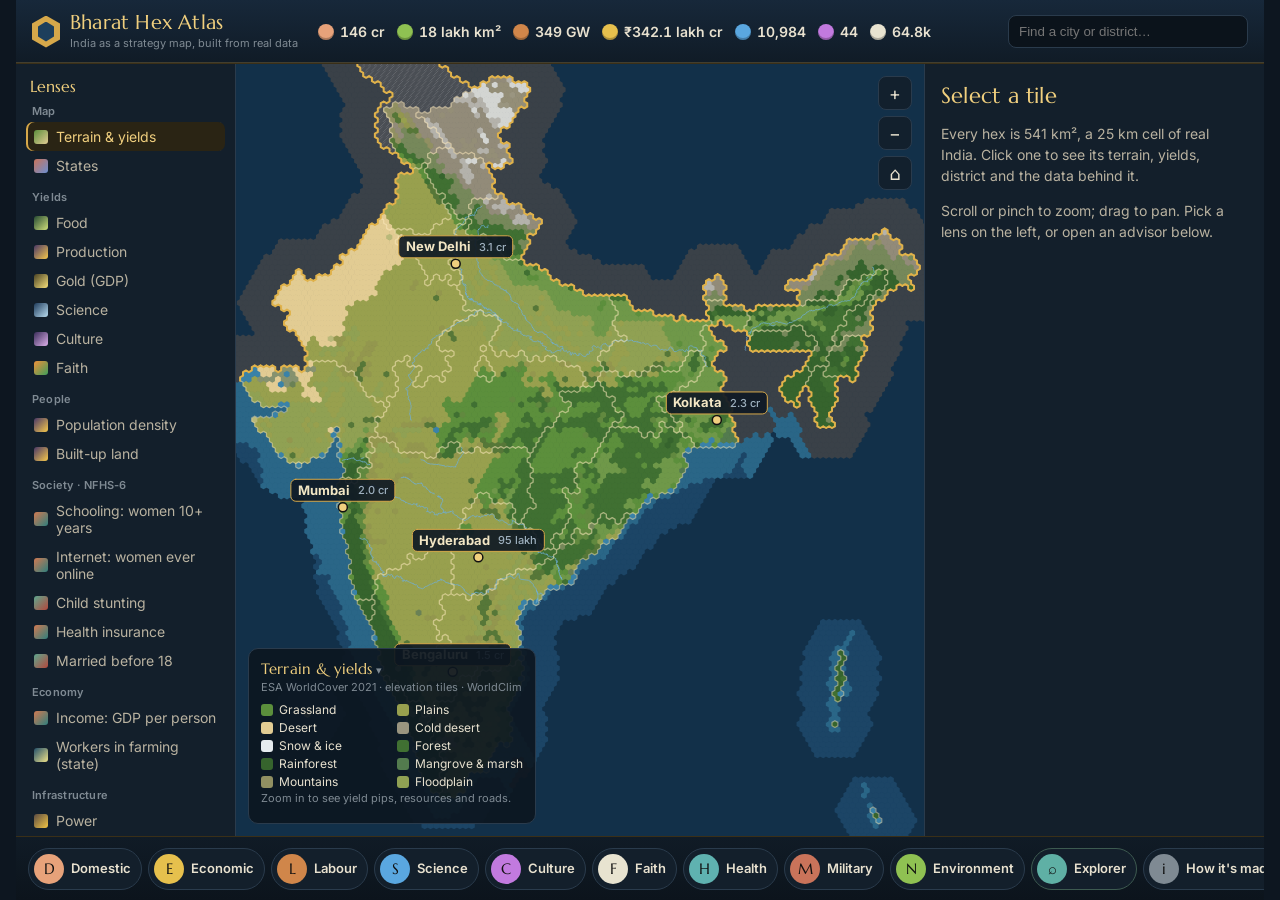
<file: web/index.html>
<!doctype html>
<html lang="en">
<head>
<meta charset="utf-8">
<meta name="viewport" content="width=device-width, initial-scale=1">
<title>Bharat Hex Atlas</title>
<meta name="description" content="India as a strategy-game map, built from real public data: 2025 population, NFHS-6, GSDP 2024-25, PLFS 2025, OpenStreetMap, UNESCO, IBTrACS and more.">
<link rel="preconnect" href="https://fonts.googleapis.com">
<link rel="preconnect" href="https://fonts.gstatic.com" crossorigin>
<link href="https://fonts.googleapis.com/css2?family=Marcellus&family=Inter:wght@400;500;600;700&display=swap" rel="stylesheet">
<link rel="stylesheet" href="style.css">
</head>
<body>
<div id="app">
  <header id="topbar">
    <div class="brand">
      <span class="brand-mark" aria-hidden="true"></span>
      <div>
        <h1>Bharat Hex Atlas</h1>
        <p>India as a strategy map, built from real data</p>
      </div>
    </div>
    <div id="yields" class="yields" aria-label="National yields"></div>
    <div class="search">
      <input id="search" type="search" placeholder="Find a city or district…" autocomplete="off" aria-label="Search cities and districts">
      <ul id="search-results" role="listbox"></ul>
    </div>
  </header>

  <aside id="lenses" aria-label="Map lenses">
    <div class="panel-title">Lenses</div>
    <div id="lens-list"></div>
  </aside>

  <main id="stage">
    <canvas id="map" aria-label="Hex map of India"></canvas>
    <div id="tooltip" role="status"></div>
    <div id="legend"></div>
    <div id="zoomctl">
      <button id="zin" aria-label="Zoom in">+</button>
      <button id="zout" aria-label="Zoom out">−</button>
      <button id="zhome" aria-label="Reset view">⌂</button>
    </div>
    <div id="loading">Loading the subcontinent…</div>
  </main>

  <aside id="info" aria-label="Selection details">
    <div id="info-body">
      <div class="empty">
        <h2>Select a tile</h2>
        <p>Every hex is 541 km², a 25 km cell of real India. Click one to see its terrain, yields, district and the data behind it.</p>
        <p class="muted">Scroll or pinch to zoom; drag to pan. Pick a lens on the left, or open an advisor below.</p>
      </div>
    </div>
  </aside>

  <nav id="advisors" aria-label="Advisors"></nav>
</div>

<div id="modal" class="modal" hidden>
  <div class="modal-card" role="dialog" aria-modal="true" aria-labelledby="modal-title">
    <button class="modal-close" aria-label="Close">×</button>
    <div id="modal-content"></div>
  </div>
</div>

<script src="app.js"></script>
</body>
</html>
</file>
<file: web/style.css>
:root {
  --bg: #0d1620;
  --panel: #131f2b;
  --panel-2: #192836;
  --line: #2a3b4c;
  --ink: #e8e1cf;
  --ink-2: #b9b2a0;
  --muted: #7f8a93;
  --gold: #d6a84a;
  --gold-2: #f0cf7e;
  --accent: #5fb0a5;
  --danger: #d9694f;
  --food: #8fc152;
  --prod: #d0864a;
  --goldy: #e6c04d;
  --sci: #5aa7e0;
  --cult: #c27adf;
  --faith: #e8e3d0;
  --radius: 10px;
  --font-ui: "Inter", system-ui, -apple-system, Segoe UI, sans-serif;
  --font-display: "Marcellus", Georgia, serif;
}

* { box-sizing: border-box; }
:root { color-scheme: dark; }
html, body { margin: 0; height: 100%; background: var(--bg); color: var(--ink); font-family: var(--font-ui); font-size: 14px; }
body { padding-left: max(16px, env(safe-area-inset-left, 0px)); padding-right: max(16px, env(safe-area-inset-right, 0px)); overflow: hidden; }
button { font: inherit; color: inherit; }
h1, h2, h3 { font-family: var(--font-display); font-weight: 400; letter-spacing: .01em; margin: 0; }
.muted { color: var(--muted); }

#app {
  display: grid; height: 100%;
  grid-template-columns: 220px 1fr 340px;
  grid-template-rows: 64px 1fr 64px;
  grid-template-areas: "top top top" "lens stage info" "adv adv adv";
}

/* ---------- top bar ---------- */
#topbar {
  grid-area: top; display: flex; align-items: center; gap: 20px; padding: 0 16px;
  background: linear-gradient(#17283a, #101b26); border-bottom: 1px solid #3a2f17;
  box-shadow: inset 0 -1px 0 rgba(214,168,74,.25);
}
.brand { display: flex; align-items: center; gap: 10px; min-width: 210px; }
.brand h1 { font-size: 20px; color: var(--gold-2); line-height: 1; }
.brand p { margin: 3px 0 0; font-size: 11px; color: var(--muted); }
.brand-mark { width: 28px; height: 32px; background: var(--gold); clip-path: polygon(50% 0, 100% 25%, 100% 75%, 50% 100%, 0 75%, 0 25%); position: relative; }
.brand-mark::after { content: ""; position: absolute; inset: 6px 6px; background: #1d3f5c; clip-path: inherit; }
.yields { display: flex; gap: 14px; flex: 1; min-width: 0; overflow-x: auto; scrollbar-width: none; }
#app > * { min-width: 0; }
#legend h3 { cursor: pointer; }
#legend.collapsed > :not(h3) { display: none; }
#legend h3::after { content: " ▾"; font-size: 11px; color: var(--muted); }
#legend.collapsed h3::after { content: " ▸"; }
.yield { display: flex; align-items: center; gap: 6px; white-space: nowrap; cursor: help; }
.yield b { font-weight: 600; font-variant-numeric: tabular-nums; }
.yield small { color: var(--muted); font-size: 11px; }
.ico { width: 16px; height: 16px; border-radius: 50%; display: inline-block; flex: none; box-shadow: inset 0 -2px 0 rgba(0,0,0,.25); }
.ico.food { background: var(--food); } .ico.prod { background: var(--prod); } .ico.gold { background: var(--goldy); }
.ico.sci { background: var(--sci); } .ico.cult { background: var(--cult); } .ico.faith { background: var(--faith); }
.ico.pop { background: #e7a27a; }
.search { position: relative; width: 240px; }
.search input { width: 100%; padding: 8px 10px; background: #0b131b; border: 1px solid var(--line); border-radius: 8px; color: var(--ink); }
.search input:focus { outline: 2px solid var(--gold); outline-offset: 0; }
#search-results { position: absolute; top: 38px; left: 0; right: 0; margin: 0; padding: 4px; list-style: none; background: var(--panel); border: 1px solid var(--line); border-radius: 8px; z-index: 30; max-height: 340px; overflow: auto; display: none; }
#search-results li { padding: 6px 8px; border-radius: 6px; cursor: pointer; display: flex; justify-content: space-between; gap: 8px; }
#search-results li:hover, #search-results li.active { background: var(--panel-2); }
#search-results li small { color: var(--muted); }

/* ---------- lens list ---------- */
#lenses { grid-area: lens; background: var(--panel); border-right: 1px solid var(--line); overflow-y: auto; padding: 12px 10px; }
.panel-title { font-family: var(--font-display); color: var(--gold-2); font-size: 16px; margin: 0 4px 8px; }
.lens-group { margin-bottom: 10px; }
.lens-group h4 { margin: 8px 6px 4px; font-size: 11px; font-weight: 600; color: var(--muted); letter-spacing: .02em; }
.lens-btn { display: flex; align-items: center; gap: 8px; width: 100%; text-align: left; padding: 6px 8px; border: 0; border-radius: 7px; background: transparent; cursor: pointer; color: var(--ink-2); }
.lens-btn:hover { background: var(--panel-2); color: var(--ink); }
.lens-btn[aria-pressed="true"] { background: #2a2414; color: var(--gold-2); box-shadow: inset 2px 0 0 var(--gold); }
.lens-btn .sw { width: 14px; height: 14px; border-radius: 3px; flex: none; }

/* ---------- stage ---------- */
#stage { grid-area: stage; position: relative; overflow: hidden; background: #0f2638; }
#map { width: 100%; height: 100%; display: block; cursor: grab; touch-action: none; }
#map.dragging { cursor: grabbing; }
#tooltip { position: absolute; pointer-events: none; background: rgba(11,19,27,.94); border: 1px solid var(--line); border-radius: 8px; padding: 8px 10px; font-size: 12px; max-width: 280px; display: none; z-index: 5; line-height: 1.45; }
#tooltip b { color: var(--gold-2); font-weight: 600; }
#legend { position: absolute; left: 12px; bottom: 12px; background: rgba(13,22,32,.92); border: 1px solid var(--line); border-radius: 10px; padding: 10px 12px; max-width: 300px; font-size: 12px; }
#legend h3 { font-size: 15px; color: var(--gold-2); margin-bottom: 2px; }
#legend .src { color: var(--muted); font-size: 11px; margin: 2px 0 8px; }
#legend .ramp { display: flex; height: 10px; border-radius: 3px; overflow: hidden; }
#legend .ramp span { flex: 1; }
#legend .ticks { display: flex; justify-content: space-between; color: var(--ink-2); margin-top: 3px; font-variant-numeric: tabular-nums; }
#legend .cats { display: grid; grid-template-columns: 1fr 1fr; gap: 3px 10px; }
#legend .cats div { display: flex; align-items: center; gap: 6px; }
#legend .cats i { width: 12px; height: 12px; border-radius: 3px; display: inline-block; }
#zoomctl { position: absolute; right: 12px; top: 12px; display: flex; flex-direction: column; gap: 6px; }
#zoomctl button { width: 34px; height: 34px; border-radius: 8px; border: 1px solid var(--line); background: rgba(19,31,43,.92); cursor: pointer; font-size: 18px; }
#zoomctl button:hover { border-color: var(--gold); }
#loading { position: absolute; inset: 0; display: grid; place-items: center; font-family: var(--font-display); font-size: 22px; color: var(--gold-2); background: #0f2638; }

/* ---------- info panel ---------- */
#info { grid-area: info; background: var(--panel); border-left: 1px solid var(--line); overflow-y: auto; }
#info-body { padding: 14px 16px 24px; }
#info .empty h2 { font-size: 22px; color: var(--gold-2); margin: 4px 0 8px; }
#info .empty p { line-height: 1.5; color: var(--ink-2); }
.info-head { display: flex; align-items: flex-start; gap: 10px; margin-bottom: 10px; }
.info-head h2 { font-size: 22px; color: var(--gold-2); line-height: 1.15; }
.info-head .sub { color: var(--muted); font-size: 12px; margin-top: 3px; }
.terrain-chip { display: inline-flex; align-items: center; gap: 6px; padding: 3px 8px; border-radius: 99px; background: var(--panel-2); font-size: 12px; margin: 0 4px 4px 0; }
.terrain-chip i { width: 10px; height: 10px; border-radius: 2px; }
.ytable { display: grid; grid-template-columns: repeat(6, 1fr); gap: 4px; margin: 10px 0 12px; }
.ycell { background: var(--panel-2); border-radius: 8px; padding: 6px 4px; text-align: center; }
.ycell .n { font-size: 18px; font-weight: 700; font-variant-numeric: tabular-nums; }
.ycell .l { font-size: 10px; color: var(--muted); }
.ycell .raw { font-size: 10px; color: var(--ink-2); margin-top: 2px; min-height: 12px; }
.sec { margin: 14px 0 6px; font-size: 11px; font-weight: 600; letter-spacing: .03em; color: var(--muted); text-transform: uppercase; }
.kv { display: grid; grid-template-columns: 1fr auto; gap: 3px 10px; font-size: 13px; }
.kv span:nth-child(odd) { color: var(--ink-2); }
.kv span:nth-child(even) { text-align: right; font-variant-numeric: tabular-nums; }
.pill { display: inline-block; padding: 2px 8px; border-radius: 99px; background: #23301f; color: #cfe3b0; font-size: 12px; margin: 2px 4px 2px 0; }
.pill.res { background: #2c2516; color: var(--gold-2); }
.btn { display: inline-flex; align-items: center; gap: 6px; padding: 7px 12px; border-radius: 8px; border: 1px solid #5a4a22; background: linear-gradient(#3a3017, #2a2311); color: var(--gold-2); cursor: pointer; font-weight: 600; font-size: 13px; }
.btn:hover { border-color: var(--gold); }
.btn.ghost { background: transparent; border-color: var(--line); color: var(--ink-2); font-weight: 500; }
.note { font-size: 11px; color: var(--muted); line-height: 1.45; margin-top: 8px; }
.bar { height: 6px; background: #22303d; border-radius: 3px; overflow: hidden; }
.bar > i { display: block; height: 100%; background: var(--accent); }

/* ---------- advisors ---------- */
#advisors { grid-area: adv; display: flex; gap: 6px; align-items: center; padding: 8px 12px; background: linear-gradient(#101b26, #0c141c); border-top: 1px solid #3a2f17; overflow-x: auto; }
.adv { display: flex; align-items: center; gap: 7px; padding: 5px 10px 5px 5px; border-radius: 99px; border: 1px solid var(--line); background: var(--panel); cursor: pointer; white-space: nowrap; flex: none; }
.adv:hover { border-color: var(--gold); }
.adv .face { width: 30px; height: 30px; border-radius: 50%; display: grid; place-items: center; font-family: var(--font-display); font-size: 15px; color: #111; }
@media (max-width: 1600px) { .adv .t small { display: none; } }
.adv .t { display: flex; flex-direction: column; line-height: 1.1; }
.adv .t b { font-weight: 600; font-size: 13px; }
.adv .t small { color: var(--muted); font-size: 11px; }
.adv.explorer { border-color: #3d5a50; }
.adv.explorer .face { background: var(--accent); }

/* ---------- modal ---------- */
.modal { position: fixed; inset: 0; background: rgba(5,10,15,.72); display: grid; place-items: center; z-index: 50; padding: 16px; }
.modal[hidden] { display: none; }
.modal-card { position: relative; width: min(1180px, 100%); max-height: calc(100dvh - 32px); overflow: auto; background: var(--panel); border: 1px solid #4a3c1c; border-radius: 14px; box-shadow: 0 30px 80px rgba(0,0,0,.5); }
.modal-close { position: absolute; top: 10px; right: 12px; width: 34px; height: 34px; border-radius: 50%; border: 1px solid var(--line); background: var(--panel-2); cursor: pointer; font-size: 20px; z-index: 2; }
.modal-head { padding: 20px 24px 12px; border-bottom: 1px solid var(--line); background: linear-gradient(#1d2c3b, var(--panel)); }
.modal-head h2 { font-size: 28px; color: var(--gold-2); }
.modal-head p { margin: 6px 0 0; color: var(--ink-2); max-width: 760px; line-height: 1.5; }
.modal-body { padding: 18px 24px 24px; }
.grid2 { display: grid; grid-template-columns: 1fr 1fr; gap: 18px; }
.grid3 { display: grid; grid-template-columns: repeat(3, 1fr); gap: 14px; }
.card { background: var(--panel-2); border: 1px solid var(--line); border-radius: var(--radius); padding: 14px; }
.card h3 { font-size: 17px; color: var(--gold-2); margin-bottom: 8px; }
.stat-row { display: grid; grid-template-columns: repeat(auto-fit, minmax(130px, 1fr)); gap: 10px; margin-bottom: 16px; }
.stat { background: var(--panel-2); border: 1px solid var(--line); border-radius: var(--radius); padding: 10px 12px; }
.stat .v { font-size: 22px; font-weight: 700; font-variant-numeric: tabular-nums; }
.stat .k { font-size: 11px; color: var(--muted); margin-top: 2px; }
.rank { width: 100%; border-collapse: collapse; font-size: 13px; }
.rank td { padding: 4px 6px; border-bottom: 1px solid #22313f; }
.rank td.n { text-align: right; font-variant-numeric: tabular-nums; }
.rank tr:hover td { background: #1f2f3e; cursor: pointer; }
.quote { font-family: var(--font-display); font-size: 18px; color: var(--gold-2); line-height: 1.5; max-width: 62ch; text-wrap: balance; margin: 0 0 18px; }
.district-card { display: flex; gap: 10px; align-items: flex-start; padding: 10px; border-radius: 10px; background: #1b2a37; margin-bottom: 8px; }
.district-card .badge { width: 36px; height: 40px; flex: none; clip-path: polygon(50% 0, 100% 25%, 100% 75%, 50% 100%, 0 75%, 0 25%); display: grid; place-items: center; font-size: 15px; font-weight: 700; color: #111; }
.district-card b { display: block; margin-bottom: 2px; }
.district-card small { color: var(--ink-2); line-height: 1.4; display: block; }
.citizens { display: flex; flex-wrap: wrap; gap: 3px; margin: 8px 0; }
.citizens i { width: 12px; height: 12px; border-radius: 50%; display: inline-block; }
.epithet { display: inline-block; font-family: var(--font-display); font-size: 15px; padding: 3px 12px; border-radius: 99px; background: #3a2f17; color: var(--gold-2); margin: 6px 6px 0 0; }

/* explorer */
.ex-controls { display: flex; flex-wrap: wrap; gap: 10px; align-items: end; margin-bottom: 12px; }
.ex-controls label { display: flex; flex-direction: column; gap: 4px; font-size: 11px; color: var(--muted); }
.ex-controls select, .ex-controls input { background: #0b131b; color: var(--ink); border: 1px solid var(--line); border-radius: 7px; padding: 6px 8px; min-width: 200px; font: inherit; }
.ex-wrap { display: grid; grid-template-columns: 1.1fr 1fr; gap: 16px; }
.ex-table { max-height: 520px; overflow: auto; border: 1px solid var(--line); border-radius: 10px; }
.ex-table table { width: 100%; border-collapse: collapse; font-size: 12.5px; }
.ex-table th { position: sticky; top: 0; background: #1b2a37; text-align: left; padding: 7px 8px; cursor: pointer; font-weight: 600; white-space: nowrap; }
.ex-table th.num, .ex-table td.num { text-align: right; }
.ex-table td { padding: 5px 8px; border-bottom: 1px solid #1f2d3a; white-space: nowrap; font-variant-numeric: tabular-nums; }
.ex-table tr.sel td { background: #3a3017; }
.ex-table tbody tr:hover td { background: #1f2f3e; cursor: pointer; }
#scatter { width: 100%; height: 520px; background: #0f1a24; border: 1px solid var(--line); border-radius: 10px; display: block; }
.src-list { columns: 2; column-gap: 24px; padding: 0; list-style: none; }
.src-list li { break-inside: avoid; margin-bottom: 10px; line-height: 1.4; }
.src-list a { color: var(--gold-2); }

@media (max-width: 1500px) { .yields .yield small { display: none; } .yields { gap: 12px; } }
@media (max-width: 1100px) {
  #app { grid-template-columns: 180px 1fr 300px; }
  .yields .yield small { display: none; }
}
@media (max-width: 820px) {
  #app { grid-template-columns: 1fr; grid-template-rows: auto auto 1fr auto auto; grid-template-areas: "top" "lens" "stage" "info" "adv"; }
  #topbar { flex-wrap: wrap; padding: 8px 16px; gap: 8px; }
  .search { width: 100%; }
  #lenses { border: 0; padding: 6px 16px; overflow-x: auto; white-space: nowrap; }
  #lens-list { display: flex; gap: 4px; }
  .lens-group { display: contents; }
  .lens-group h4, #lenses .panel-title { display: none; }
  .lens-btn { width: auto; }
  body { overflow: auto; }
  #app { height: auto; min-height: 100%; }
  .brand { min-width: 0; }
  .yields { flex-basis: 100%; order: 3; }
  #stage { min-height: 62vh; }
  #info { max-height: 50vh; border: 0; border-top: 1px solid var(--line); }
  .grid2, .grid3, .ex-wrap { grid-template-columns: 1fr; }
  .src-list { columns: 1; }
  #legend { max-width: calc(100% - 24px); }
}
</file>
